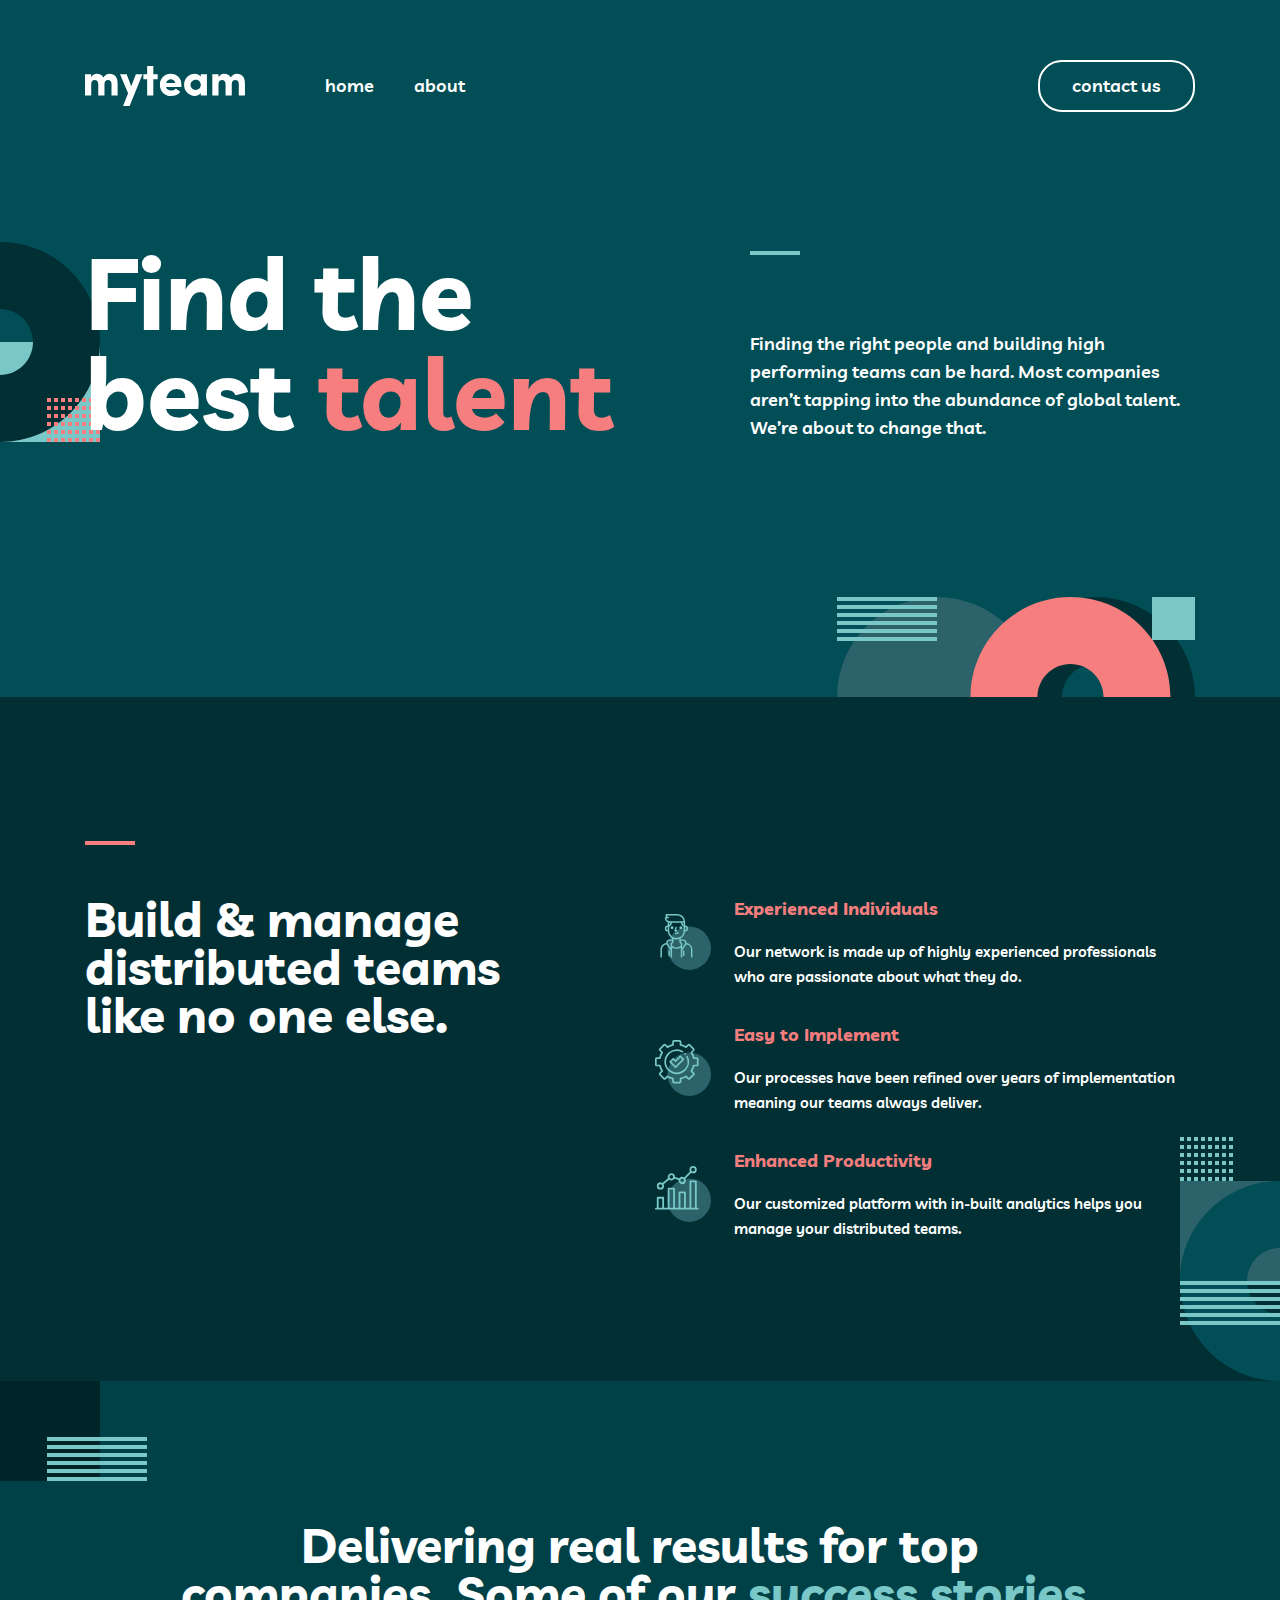
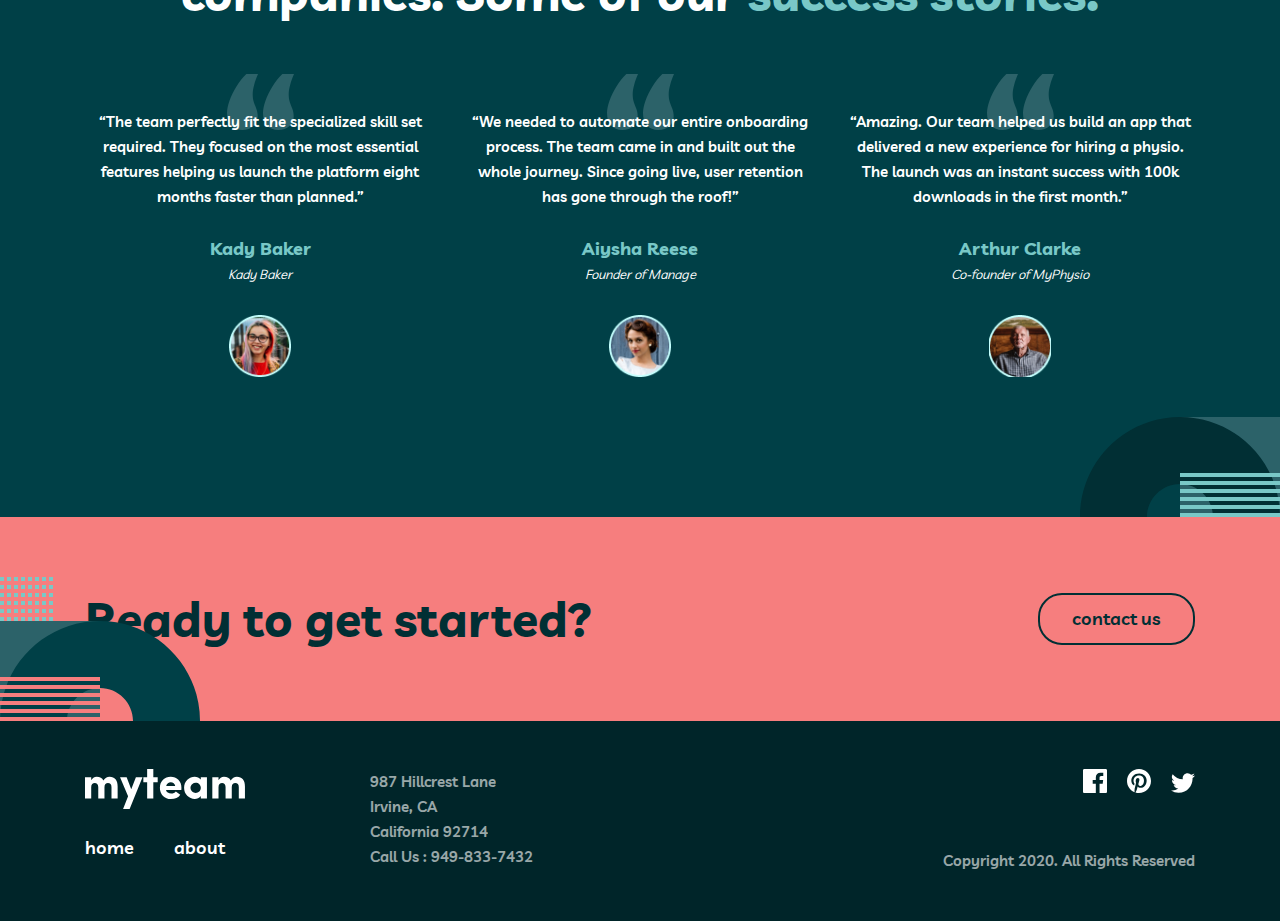
<file: index.html>
<!DOCTYPE html>
<html lang="en">
<head>
    <meta charset="UTF-8">
    <meta http-equiv="X-UA-Compatible" content="IE=edge">
    <meta name="viewport" content="width=device-width, initial-scale=1.0">
    <link rel="stylesheet" href="./style/css/main.css">
    <title>MyTeam</title>
</head>
<body>
    
    <!-- Header -->
    <header>
        <div class="container">
            <div class="header__inner">
                <a class="header__img-link" href="#">
                    <img class="header__img" src="/images__home/Header__logo.svg" width="160" height="40" alt="Header logo">
                </a>
                <nav class="header__nav">
                    <ul class="nav__list">
                        <li class="nav__item">
                            <a class="nav__item-link" href="#">
                                home
                            </a>
                        </li>
                        <li class="nav__item">
                            <a class="nav__item-link" href="/about.html">
                                about
                            </a>
                        </li>
                    </ul>
                    <a class="nav__link" href="#">
                        contact us
                    </a>
                </nav>
            </div>
        </div>
    </header>
    <!--/ Header -->


    <!-- Main section -->
    <main>


        <h1 class="visually-hidden">MyTeam</h1>
        

        <section class="hero">
            <div class="container">
                <div class="hero__inner">
                    <h2 class="hero__title">
                        Find the <br> best <span class="hero__title--active">talent</span>
                    </h2>
                    <p class="hero__description">
                        Finding the right people and building high performing teams can be hard. Most companies aren’t tapping into the abundance of global talent. We’re about to change that.
                    </p>
                </div>
            </div>
        </section>


        <section class="services">
            <div class="container">
                <div class="services__inner">
                    <h2 class="services__title">
                        Build & manage distributed teams like no one else.
                    </h2>
                    <ul class="services__list">
                        <li class="services__item">
                            <a class="services__item-link" href="#">
                                <img class="services__item-img" src="/images__home/Services__item1.svg" width="56" height="56" alt="Services images">
                                <div class="services__item-box">
                                    <h3 class="services__item-title">
                                        Experienced Individuals
                                    </h3>
                                    <p class="services__item-description">
                                        Our network is made up of highly experienced professionals who are passionate about what they do.
                                    </p>
                                </div>
                            </a>
                        </li>
                        <li class="services__item">
                            <a class="services__item-link" href="#">
                                <img class="services__item-img" src="/images__home/Services__item2.svg" width="56" height="56" alt="Services images">
                                <div class="services__item-box">
                                    <h3 class="services__item-title">
                                        Easy to Implement
                                    </h3>
                                    <p class="services__item-description">
                                        Our processes have been refined over years of implementation meaning our teams always deliver.
                                    </p>
                                </div>
                            </a>
                        </li>
                        <li class="services__item">
                            <a class="services__item-link" href="#">
                                <img class="services__item-img" src="/images__home/Services__item3.svg" width="56" height="56" alt="Services images">
                                <div class="services__item-box">
                                    <h3 class="services__item-title">
                                        Enhanced Productivity
                                    </h3>
                                    <p class="services__item-description">
                                        Our customized platform with in-built analytics helps you manage your distributed teams.
                                    </p>
                                </div>
                            </a>
                        </li>
                    </ul>
                </div>
            </div>
        </section>


        <section class="about">
            <div class="container">
                <div class="about__inner">
                    <h2 class="about__title">
                        Delivering real results for top companies. Some of our <span class="about__title--active">success stories.</span>
                    </h2>
                    <ul class="about__list">
                        <li class="about__item">
                            <blockquote class="about__item-description">
                                “The team perfectly fit the specialized skill set required. They focused on the most essential features helping us launch the platform eight months faster than planned.”
                            </blockquote>
                            <h3 class="about__item-title">
                                Kady Baker
                            </h3>
                            <i class="about__item-text">
                                Kady Baker
                            </i>
                            <img class="about__item-img" src="/images__home/about-img1.png" width="62" height="62" alt="about images">
                        </li>

                        <li class="about__item">
                            <blockquote class="about__item-description">
                                “We needed to automate our entire onboarding process. The team came in and built out the whole journey. Since going live, user retention has gone through the roof!”
                            </blockquote>
                            <h3 class="about__item-title">
                                Aiysha Reese
                            </h3>
                            <i class="about__item-text">
                                Founder of Manage
                            </i>
                            <img class="about__item-img" src="/images__home/about-img2.png" width="62" height="62" alt="about images">
                        </li>

                        <li class="about__item">
                            <blockquote class="about__item-description">
                                “Amazing. Our team helped us build an app that delivered a new experience for hiring a physio. The launch was an instant success with 100k downloads in the first month.”
                            </blockquote>
                            <h3 class="about__item-title">
                                Arthur Clarke
                            </h3>
                            <i class="about__item-text">
                                Co-founder of MyPhysio
                            </i>
                            <img class="about__item-img" src="/images__home/about-img3.png" width="62" height="62" alt="about images">
                        </li>
                    </ul>
                </div>
            </div>
        </section>


        <section class="contact">
            <div class="container">
                <div class="contact__inner">
                    <h2 class="contact__title">
                        Ready to get started?
                    </h2>
                    <a class="contact__link" href="#">
                        contact us
                    </a>
                </div>
            </div>
        </section>

    </main>
    <!--/ Main section -->


    <!-- Footer -->
    <footer class="footer">
        <div class="container">
             <div class="footer__inner">
                <div class="footer__wrapper">
                    <div class="footer__links">
                        <a class="footer__link" href="#">
                            <img class="footer__logo" src="/images__home/Header__logo.svg" width="160" height="40" alt="Footer logo">
                        </a>
                        <ul class="footer__list">
                            <li class="footer__item">
                                <a class="footer__item-link" href="#">
                                    home
                                </a>
                            </li>
                            <li class="footer__item">
                                <a class="footer__item-link" href="/about.html">
                                    about
                                </a>
                            </li>
                        </ul>
                    </div>
                    <div class="footer__card">
                        <ul class="footer__card-list">
                            <li class="footer__card-item">
                                <a class="footer__card-link" href="https://goo.gl/maps/3P91GdAPVqpmTbSY7" target="_blank">
                                    987  Hillcrest Lane
                                </a>
                            </li>
                            <li class="footer__card-item">
                                <a class="footer__card-link" href="https://goo.gl/maps/3P91GdAPVqpmTbSY7" target="_blank">
                                    Irvine, CA                                
                                </a>
                            </li>
                            <li class="footer__card-item">
                                <a class="footer__card-link" href="https://goo.gl/maps/3P91GdAPVqpmTbSY7" target="_blank">
                                    California 92714                                
                                </a>
                            </li>
                            <li class="footer__card-item">
                                <a class="footer__card-link" href="tel:9498337432">
                                    Call Us : 949-833-7432                                
                                </a>
                            </li>
                        </ul>
                    </div>
                </div>
                <div class="footer__box">
                    <div class="footer__logos">
                        <a class="footer__logo-link" href="https://www.facebook.com/" target="_blank">
                            <svg class="footer__social" xmlns="http://www.w3.org/2000/svg" width="24" height="24" fill="none"><path fill="currentColor" d="M22.675 0H1.325C.593 0 0 .593 0 1.325v21.351C0 23.407.593 24 1.325 24H12.82v-9.294H9.692v-3.622h3.128V8.413c0-3.1 1.893-4.788 4.659-4.788 1.325 0 2.463.099 2.795.143v3.24l-1.918.001c-1.504 0-1.795.715-1.795 1.763v2.313h3.587l-.467 3.622h-3.12V24h6.116c.73 0 1.323-.593 1.323-1.325V1.325C24 .593 23.407 0 22.675 0Z"/></svg>
                        </a>

                        <a class="footer__logo-link" href="https://www.pinterest.com/" target="_blank">
                            <svg class="footer__social" xmlns="http://www.w3.org/2000/svg" width="24" height="24" fill="none"><path fill="currentColor" d="M12 0C5.373 0 0 5.372 0 12c0 5.084 3.163 9.426 7.627 11.174-.105-.949-.2-2.405.042-3.441.218-.937 1.407-5.965 1.407-5.965s-.359-.719-.359-1.782c0-1.668.967-2.914 2.171-2.914 1.023 0 1.518.769 1.518 1.69 0 1.029-.655 2.568-.994 3.995-.283 1.194.599 2.169 1.777 2.169 2.133 0 3.772-2.249 3.772-5.495 0-2.873-2.064-4.882-5.012-4.882-3.414 0-5.418 2.561-5.418 5.207 0 1.031.397 2.138.893 2.738a.36.36 0 0 1 .083.345l-.333 1.36c-.053.22-.174.267-.402.161-1.499-.698-2.436-2.889-2.436-4.649 0-3.785 2.75-7.262 7.929-7.262 4.163 0 7.398 2.967 7.398 6.931 0 4.136-2.607 7.464-6.227 7.464-1.216 0-2.359-.631-2.75-1.378l-.748 2.853c-.271 1.043-1.002 2.35-1.492 3.146C9.57 23.812 10.763 24 12 24c6.627 0 12-5.373 12-12 0-6.628-5.373-12-12-12Z"/></svg>
                        </a>

                        <a class="footer__logo-link" href="https://www.twitter.com/" target="_blank">
                            <svg class="footer__social" xmlns="http://www.w3.org/2000/svg" width="24" height="20" fill="none"><path fill="currentColor" d="M24 2.557a9.83 9.83 0 0 1-2.828.775A4.932 4.932 0 0 0 23.337.608a9.864 9.864 0 0 1-3.127 1.195A4.916 4.916 0 0 0 16.616.248c-3.179 0-5.515 2.966-4.797 6.045A13.978 13.978 0 0 1 1.671 1.149a4.93 4.93 0 0 0 1.523 6.574 4.903 4.903 0 0 1-2.229-.616c-.054 2.281 1.581 4.415 3.949 4.89a4.935 4.935 0 0 1-2.224.084 4.928 4.928 0 0 0 4.6 3.419A9.9 9.9 0 0 1 0 17.54a13.94 13.94 0 0 0 7.548 2.212c9.142 0 14.307-7.721 13.995-14.646A10.025 10.025 0 0 0 24 2.557Z"/></svg>
                        </a>
                    </div>
                    <div class="footer__logos-description">
                        Copyright 2020. All Rights Reserved
                    </div>
                </div>
             </div>
        </div>
    </footer>
    <!--/ Footer -->
    
</body>
</html>
</file>
<file: style/css/main.css>
@font-face {
  font-family: 'Livvic';
  src: url("/fonts/Livvic-Bold.woff2") format("woff2"), url("/fonts/Livvic-Bold.woff") format("woff");
  font-weight: bold;
  font-style: normal;
  font-display: swap;
}

@font-face {
  font-family: 'Livvic';
  src: url("/fonts/Livvic-SemiBold.woff2") format("woff2"), url("/fonts/Livvic-SemiBold.woff") format("woff");
  font-weight: 600;
  font-style: normal;
  font-display: swap;
}

@font-face {
  font-family: 'Livvic';
  src: url("/fonts/Livvic-Regular.woff2") format("woff2"), url("/fonts/Livvic-Regular.woff") format("woff");
  font-weight: normal;
  font-style: normal;
  font-display: swap;
}

*, *::after, *::before {
  -webkit-box-sizing: border-box;
          box-sizing: border-box;
}

body {
  margin: 0;
  padding: 0;
  font-family: 'Livvic', sans-serif;
}

ul, ol {
  margin: 0;
  padding: 0;
  list-style: none;
}

h1, h2, h3, h4, h5, h6, p {
  margin: 0;
}

a {
  text-decoration: none;
}

img {
  vertical-align: middle;
  -o-object-fit: cover;
     object-fit: cover;
}

.visually-hidden {
  clip: rect(0 0 0 0);
  -webkit-clip-path: inset(50%);
          clip-path: inset(50%);
  height: 1px;
  overflow: hidden;
  position: absolute;
  white-space: nowrap;
  width: 1px;
}

.container {
  width: 100%;
  max-width: 1150px;
  margin: 0 auto;
  padding: 0 20px;
}

.footer {
  background: #002529;
}

.footer__inner {
  display: -webkit-box;
  display: -ms-flexbox;
  display: flex;
  -webkit-box-align: center;
      -ms-flex-align: center;
          align-items: center;
  -webkit-box-pack: justify;
      -ms-flex-pack: justify;
          justify-content: space-between;
  -webkit-box-align: start;
      -ms-flex-align: start;
          align-items: flex-start;
  padding: 48px 0;
}

.footer__wrapper {
  display: -webkit-box;
  display: -ms-flexbox;
  display: flex;
  -webkit-box-align: center;
      -ms-flex-align: center;
          align-items: center;
  -webkit-box-align: start;
      -ms-flex-align: start;
          align-items: flex-start;
}

.footer__links {
  margin-right: 125px;
}

.footer__logo {
  margin-bottom: 25px;
}

.footer__list {
  display: -webkit-box;
  display: -ms-flexbox;
  display: flex;
  -webkit-box-align: center;
      -ms-flex-align: center;
          align-items: center;
}

.footer__item {
  margin-right: 40px;
}

.footer__item:last-child {
  margin-right: 0;
}

.footer__item-link {
  font-style: normal;
  font-weight: 600;
  font-size: 18px;
  line-height: 28px;
  color: #fff;
}

.footer__card-link {
  font-style: normal;
  font-weight: 600;
  font-size: 15px;
  line-height: 25px;
  color: #fff;
  opacity: 0.6;
}

.footer__logos {
  text-align: end;
  margin-bottom: 51px;
}

.footer__logo-link {
  margin-right: 16px;
}

.footer__logo-link:last-child {
  margin-right: 0;
}

.footer__social {
  color: #FFFFFF;
  -webkit-transform: scale(1);
          transform: scale(1);
  -webkit-transition: all 0.6s ease;
  transition: all 0.6s ease;
}

.footer__social:hover {
  -webkit-transform: scale(2);
          transform: scale(2);
  color: #32b0bd;
}

.footer__social:active {
  -webkit-transform: scale(1);
          transform: scale(1);
  color: #073439;
}

.footer__logos-description {
  font-style: normal;
  font-weight: 600;
  font-size: 15px;
  line-height: 25px;
  color: #fff;
  opacity: 0.6;
}

header {
  background: #014E56;
}

.header__inner {
  display: -webkit-box;
  display: -ms-flexbox;
  display: flex;
  -webkit-box-align: center;
      -ms-flex-align: center;
          align-items: center;
  padding: 60px 0;
}

.header__nav {
  display: -webkit-box;
  display: -ms-flexbox;
  display: flex;
  -webkit-box-align: center;
      -ms-flex-align: center;
          align-items: center;
  -webkit-box-pack: justify;
      -ms-flex-pack: justify;
          justify-content: space-between;
  width: 100%;
  margin-left: 80px;
}

.nav__list {
  display: -webkit-box;
  display: -ms-flexbox;
  display: flex;
  -webkit-box-align: center;
      -ms-flex-align: center;
          align-items: center;
}

.nav__item {
  margin-right: 40px;
}

.nav__item:last-child {
  margin-right: 0;
}

.nav__item-link {
  font-style: normal;
  font-weight: 600;
  font-size: 18px;
  line-height: 28px;
  color: #fff;
}

.nav__link {
  font-style: normal;
  font-weight: 600;
  font-size: 18px;
  line-height: 28px;
  color: #fff;
  padding: 10px 32px;
  border: 2px solid #FFFFFF;
  border-radius: 24px;
}

.hero {
  position: relative;
  background: #014E56;
}

.hero::before {
  position: absolute;
  top: 70px;
  display: block;
  width: 100px;
  height: 200px;
  content: "";
  background-image: url(/images__home/Home__left.svg);
}

.hero__inner {
  position: relative;
  display: -webkit-box;
  display: -ms-flexbox;
  display: flex;
  -webkit-box-align: center;
      -ms-flex-align: center;
          align-items: center;
  -webkit-box-align: end;
      -ms-flex-align: end;
          align-items: flex-end;
  padding-top: 70px;
  padding-bottom: 255px;
}

.hero__inner::after {
  position: absolute;
  right: 0;
  bottom: 0;
  display: block;
  width: 358px;
  height: 100px;
  content: "";
  background-image: url(/images__home/Home__right.svg);
}

.hero__title {
  width: 635px;
  margin-right: 30px;
  font-style: normal;
  font-weight: 700;
  font-size: 100px;
  line-height: 100px;
  color: #fff;
}

.hero__title--active {
  color: #F67E7E;
}

.hero__description {
  position: relative;
  width: 445px;
  font-style: normal;
  font-weight: 600;
  font-size: 18px;
  line-height: 28px;
  color: #fff;
}

.hero__description::before {
  position: absolute;
  top: -79px;
  display: block;
  width: 50px;
  height: 4px;
  content: "";
  background: #79C8C7;
}

.services {
  position: relative;
  background: #012F34;
}

.services::after {
  position: absolute;
  right: 0;
  bottom: 0;
  display: block;
  width: 100px;
  height: 244px;
  content: "";
  background-image: url(/images__home/Services__right.svg);
}

.services__inner {
  display: -webkit-box;
  display: -ms-flexbox;
  display: flex;
  -webkit-box-align: center;
      -ms-flex-align: center;
          align-items: center;
  -webkit-box-align: start;
      -ms-flex-align: start;
          align-items: flex-start;
  padding-top: 198px;
  padding-bottom: 140px;
}

.services__title {
  position: relative;
  width: 445px;
  margin-right: 125px;
  font-style: normal;
  font-weight: 700;
  font-size: 48px;
  line-height: 48px;
  color: #fff;
}

.services__title::before {
  position: absolute;
  top: -54px;
  display: block;
  width: 50px;
  height: 4px;
  content: "";
  background: #F67E7E;
}

.services__item {
  margin-bottom: 32px;
}

.services__item:last-child {
  margin-bottom: 0;
}

.services__item-link {
  display: -webkit-box;
  display: -ms-flexbox;
  display: flex;
  -webkit-box-align: center;
      -ms-flex-align: center;
          align-items: center;
}

.services__item-img {
  margin-right: 23px;
}

.services__item-box {
  width: 445px;
}

.services__item-title {
  margin-bottom: 16px;
  font-style: normal;
  font-weight: 700;
  font-size: 18px;
  line-height: 28px;
  color: #F67E7E;
}

.services__item-description {
  font-style: normal;
  font-weight: 600;
  font-size: 15px;
  line-height: 25px;
  color: #fff;
}

.about {
  position: relative;
  background: #004047;
}

.about::before {
  position: absolute;
  display: block;
  width: 147px;
  height: 100px;
  content: "";
  background-image: url(/images__home/About__left.svg);
}

.about::after {
  position: absolute;
  right: 0;
  bottom: 0;
  display: block;
  width: 200px;
  height: 100px;
  content: "";
  background-image: url(/images__home/About__right.svg);
}

.about__inner {
  padding: 140px 0;
}

.about__title {
  width: 932px;
  margin: 0 auto;
  text-align: center;
  font-style: normal;
  font-weight: 700;
  font-size: 48px;
  line-height: 48px;
  color: #fff;
}

.about__title--active {
  color: #79C8C7;
}

.about__list {
  display: -webkit-box;
  display: -ms-flexbox;
  display: flex;
  -webkit-box-align: center;
      -ms-flex-align: center;
          align-items: center;
  margin-top: 92px;
}

.about__item {
  position: relative;
  width: 350px;
  margin-right: 30px;
  text-align: center;
}

.about__item:last-child {
  margin-right: 0;
}

.about__item-description {
  position: relative;
  z-index: 2;
  margin: 0;
  margin-bottom: 26px;
  font-style: normal;
  font-weight: 600;
  font-size: 15px;
  line-height: 25px;
  color: #fff;
}

.about__item-title {
  margin-bottom: 2px;
  font-style: normal;
  font-weight: 700;
  font-size: 18px;
  line-height: 28px;
  color: #79C8C7;
}

.about__item-text {
  display: block;
  margin-bottom: 32px;
  font-family: 'Livvic';
  font-size: 13px;
  line-height: 18px;
  text-align: center;
  color: #FFFFFF;
}

.about__item::before {
  position: absolute;
  top: -13%;
  right: 0;
  left: 0;
  margin: 0 auto;
  display: block;
  width: 67px;
  height: 56px;
  content: "";
  background-image: url(/images__home/About__item.svg);
}

.contact {
  position: relative;
  background: #F67E7E;
}

.contact__inner {
  display: -webkit-box;
  display: -ms-flexbox;
  display: flex;
  -webkit-box-align: center;
      -ms-flex-align: center;
          align-items: center;
  -webkit-box-pack: justify;
      -ms-flex-pack: justify;
          justify-content: space-between;
  padding: 76px 0;
}

.contact__title {
  font-style: normal;
  font-weight: 700;
  font-size: 48px;
  line-height: 48px;
  color: #012F34;
}

.contact__link {
  padding: 10px 32px;
  font-style: normal;
  font-weight: 600;
  font-size: 18px;
  line-height: 28px;
  color: #012F34;
  border: 2px solid #012F34;
  border-radius: 24px;
}

.contact::before {
  position: absolute;
  bottom: 0;
  display: block;
  width: 200px;
  height: 144px;
  content: "";
  background-image: url(/images__home/Contact__right.svg);
}

.person {
  position: relative;
  background: #004047;
}

.person::before {
  position: absolute;
  display: block;
  width: 100px;
  height: 200px;
  content: "";
  background-image: url(/images__about/About__about-left.svg);
}

.person::after {
  position: absolute;
  right: 0;
  bottom: 0;
  display: block;
  width: 147px;
  height: 100px;
  content: "";
  background-image: url(/images__about/About__about-right.svg);
}

.person__inner {
  padding-top: 140px;
  padding-bottom: 168px;
}

.person__title {
  margin: 0 auto;
  margin-bottom: 64px;
  text-align: center;
  font-style: normal;
  font-weight: 700;
  font-size: 48px;
  line-height: 48px;
  color: #fff;
}

.person__list {
  display: -webkit-box;
  display: -ms-flexbox;
  display: flex;
  -webkit-box-align: center;
      -ms-flex-align: center;
          align-items: center;
  -ms-flex-wrap: wrap;
      flex-wrap: wrap;
}

.person__item {
  position: relative;
  width: 350px;
  margin-right: 30px;
  margin-bottom: 76px;
  padding-top: 32px;
  padding-bottom: 56px;
  text-align: center;
  background: #012F34;
}

.person__item:nth-child(3) {
  margin-right: 0;
}

.person__item:nth-child(6) {
  margin-right: 0;
}

.person__item-btn {
  position: absolute;
  right: 0;
  left: 0;
  bottom: -28px;
  display: block;
  width: 56px;
  height: 56px;
  margin: 0 auto;
  background: #F67E7E;
  border-radius: 50%;
  border: transparent;
}

.person__item-img {
  margin-bottom: 16px;
}

.person__item-title {
  font-style: normal;
  font-weight: 700;
  font-size: 18px;
  line-height: 28px;
  color: #79C8C7;
}

.person__item-text {
  font-family: 'Livvic';
  font-size: 15px;
  line-height: 25px;
  text-align: center;
  color: #FFFFFF;
}

.person__item-description {
  display: none;
}

.person__logo-link {
  display: none;
}

.person__btn {
  display: none;
}

.item-btn {
  position: absolute;
}

.item-btn__line {
  position: absolute;
  left: 0;
  right: 0;
  margin: 0 auto;
  display: block;
  width: 16px;
  height: 4px;
  background-color: #012F34;
  content: "";
}

.item-btn__line::after {
  position: absolute;
  left: 0;
  right: 0;
  margin: 0 auto;
  display: block;
  width: 16px;
  height: 4px;
  background-color: #012F34;
  content: "";
  -webkit-transform: rotate(90deg);
          transform: rotate(90deg);
}

.item-btn {
  display: block;
}

.item-btn--opened::before, .item-btn--opened::after {
  position: absolute;
  width: 100%;
  z-index: 3;
}

.item-btn--opened::before {
  -webkit-transform: rotate(45deg);
          transform: rotate(45deg);
}

.item-btn--opened::after {
  -webkit-transform: rotate(-45deg);
          transform: rotate(-45deg);
}

.abouthero {
  position: relative;
  background: #014E56;
}

.abouthero::before {
  position: absolute;
  right: 0;
  bottom: 0;
  display: block;
  width: 100px;
  height: 200px;
  content: "";
  background-image: url(/images__about/About__hero-right.svg);
}

.abouthero__inner {
  display: -webkit-box;
  display: -ms-flexbox;
  display: flex;
  -webkit-box-align: center;
      -ms-flex-align: center;
          align-items: center;
  -webkit-box-align: start;
      -ms-flex-align: start;
          align-items: flex-start;
  padding-top: 70px;
  padding-bottom: 120px;
}

.abouthero__title {
  width: 350px;
  margin-right: 30px;
  font-style: normal;
  font-weight: 700;
  font-size: 64px;
  line-height: 100px;
  color: #fff;
}

.abouthero__description {
  position: relative;
  width: 730px;
  margin-top: 40px;
  font-style: normal;
  font-weight: 600;
  font-size: 18px;
  line-height: 28px;
  color: #fff;
}

.abouthero__description::before {
  position: absolute;
  top: -40px;
  display: block;
  width: 50px;
  height: 4px;
  content: "";
  background: #F67E7E;
}

.aboutservices {
  position: relative;
  background: #012F34;
}

.aboutservices::before {
  position: absolute;
  display: block;
  width: 200px;
  height: 200px;
  content: "";
  background-image: url(/images__about/About__Services-left.svg);
}

.aboutservices__inner {
  padding-top: 140px;
  padding-bottom: 150px;
}

.aboutservices__title {
  width: 920px;
  margin: 0 auto;
  margin-bottom: 70px;
  text-align: center;
  font-style: normal;
  font-weight: 700;
  font-size: 48px;
  line-height: 48px;
  color: #fff;
}

.aboutservices__list {
  display: -webkit-box;
  display: -ms-flexbox;
  display: flex;
  -webkit-box-align: center;
      -ms-flex-align: center;
          align-items: center;
}

.aboutservices__item {
  margin-right: 79px;
}

.aboutservices__item:last-child {
  margin-right: 0;
}
/*# sourceMappingURL=main.css.map */
</file>
